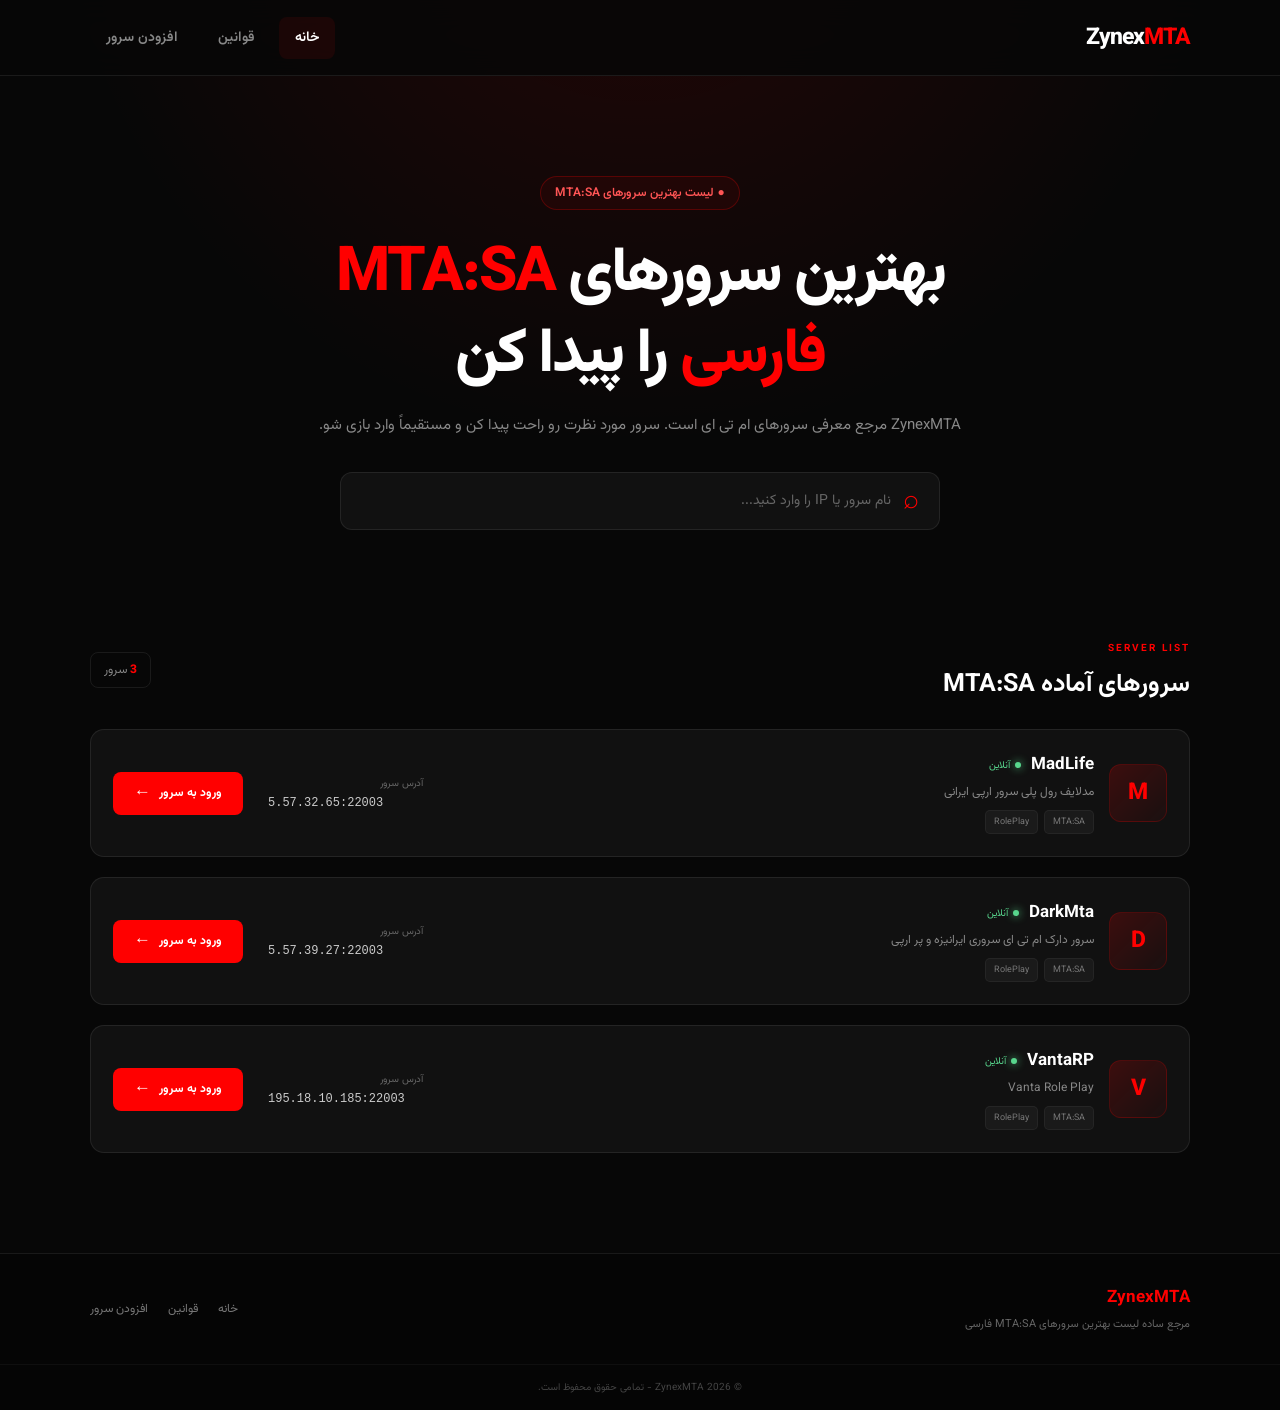
<file: index.html>
<!DOCTYPE html>
<html lang="fa" dir="rtl">
<head>
    <meta charset="UTF-8">
    <meta name="viewport" content="width=device-width, initial-scale=1.0">

    <!-- SEO: Title & Description -->
    <title>ZynexMTA | بهترین سرورهای MTA:SA فارسی - لیست سرورهای ام تی ای</title>
    <meta name="description" content="ZynexMTA مرجع معرفی و لیست بهترین سرورهای MTA:SA فارسی است. سرورهای ام تی ای آنلاین را ببین، قوانین را بخوان و مستقیم وارد بازی شو.">
    <meta name="keywords" content="سرور MTA, سرورهای MTA, بهترین سرور MTA, MTA:SA, Zynex MTA, زاینکس ام تی ای, سرور ام تی ای فارسی, MTA server">

    <!-- SEO: Canonical -->
    <link rel="canonical" href="https://zynexmta.github.io/">

    <!-- SEO: Robots -->
    <meta name="robots" content="index, follow">

    <!-- Open Graph -->
    <meta property="og:type" content="website">
    <meta property="og:title" content="ZynexMTA | بهترین سرورهای MTA:SA فارسی">
    <meta property="og:description" content="لیست بهترین سرورهای MTA:SA فارسی. مستقیم وارد بازی شو.">
    <meta property="og:url" content="https://zynexmta.github.io/">
    <meta property="og:image" content="https://zynexmta.github.io/og-image.jpg">
    <meta property="og:locale" content="fa_IR">
    <meta property="og:site_name" content="ZynexMTA">

    <!-- Twitter Card -->
    <meta name="twitter:card" content="summary_large_image">
    <meta name="twitter:title" content="ZynexMTA | بهترین سرورهای MTA:SA فارسی">
    <meta name="twitter:description" content="لیست بهترین سرورهای MTA:SA فارسی.">
    <meta name="twitter:image" content="https://zynexmta.github.io/og-image.jpg">

    <!-- Fonts -->
    <link rel="preconnect" href="https://fonts.googleapis.com">
    <link rel="preconnect" href="https://fonts.gstatic.com" crossorigin>
    <link href="https://fonts.googleapis.com/css2?family=Vazirmatn:wght@400;500;600;700;800&display=swap" rel="stylesheet">

    <link rel="stylesheet" href="style.css">

    <!-- JSON-LD: Structured Data -->
    <script type="application/ld+json">
    {
      "@context": "https://schema.org",
      "@type": "WebSite",
      "name": "ZynexMTA",
      "alternateName": "زاینکس ام تی ای",
      "url": "https://YOUR-USERNAME.github.io/",
      "description": "مرجع معرفی و لیست بهترین سرورهای MTA:SA فارسی",
      "inLanguage": "fa-IR",
      "potentialAction": {
        "@type": "SearchAction",
        "target": "https://YOUR-USERNAME.github.io/?q={search_term_string}",
        "query-input": "required name=search_term_string"
      }
    }
    </script>
</head>

<body>

<header class="header">
    <div class="container nav">

        <a href="index.html" class="logo" aria-label="ZynexMTA - صفحه اصلی">
            <span>Zynex</span>MTA
        </a>

        <nav class="menu" aria-label="منوی اصلی">
            <a href="index.html" class="active">خانه</a>
            <a href="rules.html">قوانین</a>
            <a href="add-server.html">افزودن سرور</a>
        </nav>

    </div>
</header>


<main>

    <!-- HERO -->

    <section class="hero">
        <div class="container">

            <div class="hero-badge">
                ● لیست بهترین سرورهای MTA:SA
            </div>

            <h1>
                بهترین سرورهای
                <span>MTA:SA فارسی</span>
                را پیدا کن
            </h1>

            <p>
                ZynexMTA مرجع معرفی سرورهای ام تی ای است. سرور مورد نظرت رو راحت پیدا کن و مستقیماً وارد بازی شو.
            </p>

            <div class="search-box">
                <span aria-hidden="true">⌕</span>
                <input
                    type="text"
                    placeholder="نام سرور یا IP را وارد کنید..."
                    aria-label="جستجوی سرور MTA"
                >
            </div>

        </div>
    </section>


    <!-- SERVERS -->

    <section class="servers-section">
        <div class="container">

            <div class="section-title">

                <div>
                    <span class="small-title">SERVER LIST</span>
                    <h2>سرورهای آماده MTA:SA</h2>
                </div>

                <div class="server-count">
                    <span>3</span>
                    سرور
                </div>

            </div>


            <div class="servers-list">

                <!-- SERVER 1 -->

                <article class="server-card" itemscope itemtype="https://schema.org/GameServer">

                    <div class="server-main">

                        <div class="server-icon" aria-hidden="true">
                            M
                        </div>

                        <div class="server-info">

                            <div class="server-name-row">

                                <h3 itemprop="name">MadLife</h3>

                                <span class="online">
                                    <i></i>
                                    آنلاین
                                </span>

                            </div>

                            <p itemprop="description">
                                مدلایف رول پلی سرور ارپی ایرانی
                            </p>

                            <div class="server-tags">
                                <span>MTA:SA</span>
                                <span>RolePlay</span>
                            </div>

                        </div>

                    </div>


                    <div class="server-ip">

                        <small>آدرس سرور</small>

                        <code itemprop="serverStatus">5.57.32.65:22003</code>

                    </div>


                    <a
                        href="mtasa://5.57.32.65:22003"
                        class="connect-btn"
                        aria-label="ورود به سرور MadLife"
                    >
                        ورود به سرور
                        <span aria-hidden="true">←</span>
                    </a>

                </article>

                <!-- SERVER 3 -->

                <article class="server-card" itemscope itemtype="https://schema.org/GameServer">

                    <div class="server-main">

                        <div class="server-icon" aria-hidden="true">
                            D
                        </div>

                        <div class="server-info">

                            <div class="server-name-row">

                                <h3 itemprop="name">DarkMta</h3>

                                <span class="online">
                                    <i></i>
                                    آنلاین
                                </span>

                            </div>

                            <p itemprop="description">
                              سرور دارک ام تی ای سروری ایرانیزه و پر ارپی
                            </p>

                            <div class="server-tags">
                                <span>MTA:SA</span>
                                <span>RolePlay</span>
                            </div>

                        </div>

                    </div>


                    <div class="server-ip">

                        <small>آدرس سرور</small>

                        <code itemprop="serverStatus">5.57.39.27:22003</code>

                    </div>


                    <a
                        href="mtasa://5.57.39.27:22003     "
                        class="connect-btn"
                        aria-label="ورود به سرور VantaRP"
                    >
                        ورود به سرور
                        <span aria-hidden="true">←</span>
                    </a>

                </article>

                                <!-- SERVER 2 -->

                <article class="server-card" itemscope itemtype="https://schema.org/GameServer">

                    <div class="server-main">

                        <div class="server-icon" aria-hidden="true">
                            V
                        </div>

                        <div class="server-info">

                            <div class="server-name-row">

                                <h3 itemprop="name">VantaRP</h3>

                                <span class="online">
                                    <i></i>
                                    آنلاین
                                </span>

                            </div>

                            <p itemprop="description">
                              Vanta Role Play
                            </p>

                            <div class="server-tags">
                                <span>MTA:SA</span>
                                <span>RolePlay</span>
                            </div>

                        </div>

                    </div>


                    <div class="server-ip">

                        <small>آدرس سرور</small>

                        <code itemprop="serverStatus">195.18.10.185:22003</code>

                    </div>


                    <a
                        href="mtasa://195.18.10.185:22003 "
                        class="connect-btn"
                        aria-label="ورود به سرور VantaRP"
                    >
                        ورود به سرور
                        <span aria-hidden="true">←</span>
                    </a>

                </article>




            </div>

        </div>
    </section>

</main>


<footer class="footer">

    <div class="container footer-content">

        <div>
            <strong>ZynexMTA</strong>
            <p>
                مرجع ساده لیست بهترین سرورهای MTA:SA فارسی
            </p>
        </div>

        <div class="footer-links">
            <a href="index.html">خانه</a>
            <a href="rules.html">قوانین</a>
            <a href="add-server.html">افزودن سرور</a>
        </div>

    </div>

    <div class="copyright">
        © 2026 ZynexMTA - تمامی حقوق محفوظ است.
    </div>

</footer>

<script src="main.js"></script>

</body>
</html>
</file>
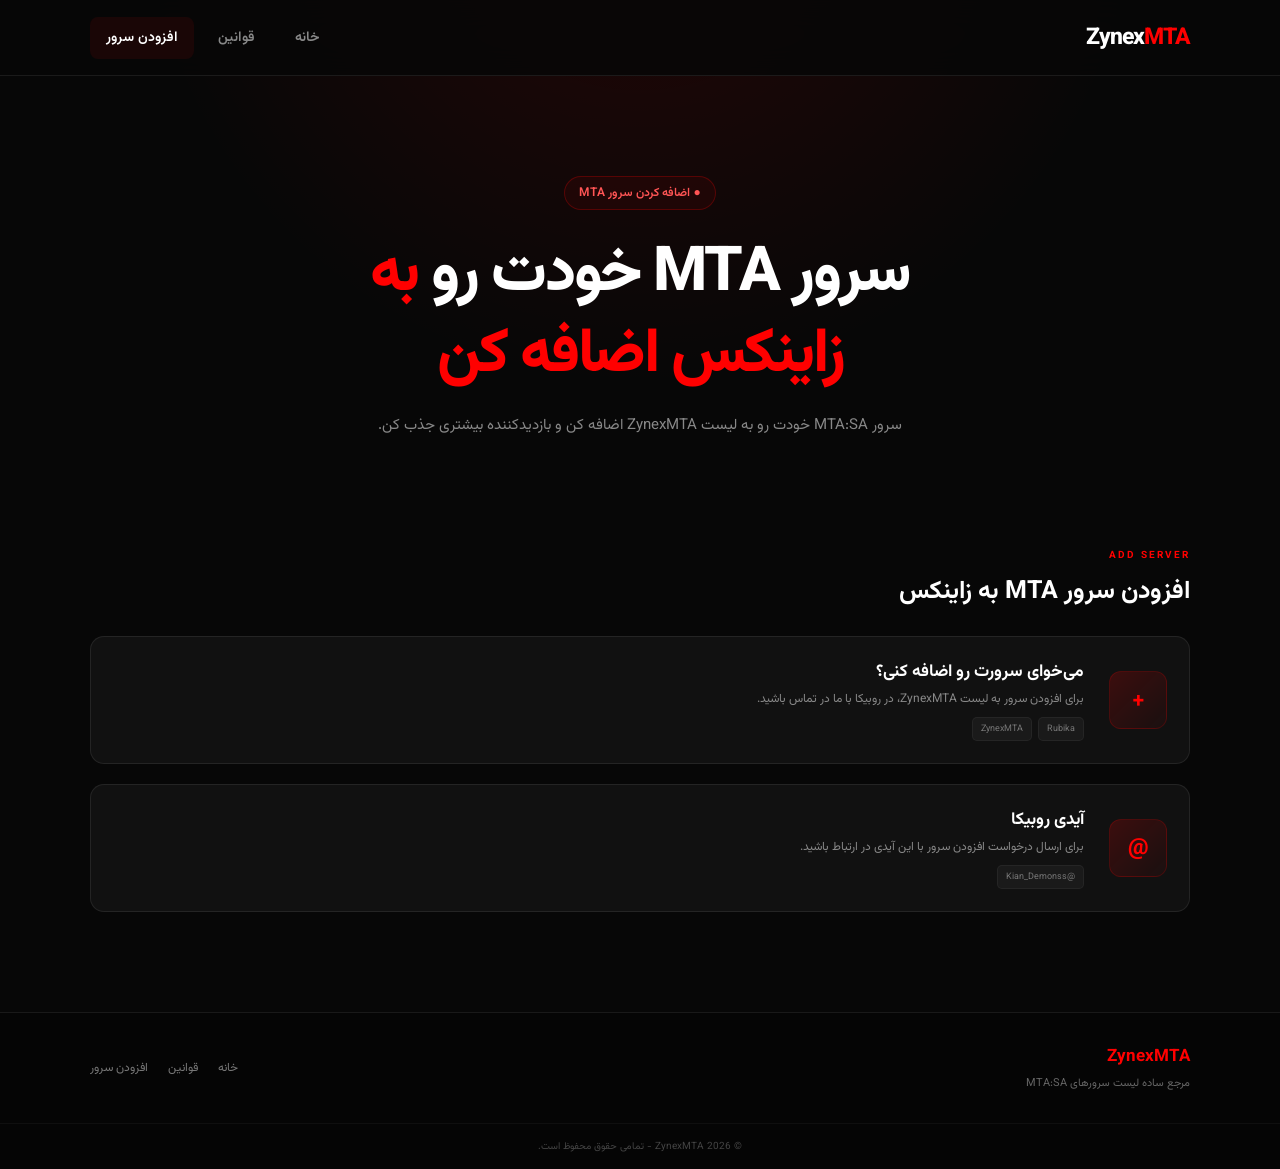
<file: add-server.html>
<!DOCTYPE html>
<html lang="fa" dir="rtl">
<head>
    <meta charset="UTF-8">
    <meta name="viewport" content="width=device-width, initial-scale=1.0">

    <!-- SEO -->
    <title>افزودن سرور MTA | ZynexMTA - ثبت سرور ام تی ای در زاینکس</title>
    <meta name="description" content="سرور MTA:SA خود را به لیست ZynexMTA اضافه کنید. برای ثبت سرور ام تی ای کافیست با آیدی روبیکای مدیریت در تماس باشید.">
    <meta name="keywords" content="افزودن سرور MTA, ثبت سرور MTA, Zynex MTA, زاینکس ام تی ای, اضافه کردن سرور ام تی ای">

    <link rel="canonical" href="https://zynexmta.github.io/add-server.html">
    <meta name="robots" content="index, follow">

    <!-- Open Graph -->
    <meta property="og:type" content="website">
    <meta property="og:title" content="افزودن سرور MTA | ZynexMTA">
    <meta property="og:description" content="سرور MTA:SA خود را به لیست ZynexMTA اضافه کنید.">
    <meta property="og:url" content="https://zynexmta.github.io/add-server.html">
    <meta property="og:image" content="https://zynexmta.github.io/og-image.jpg">
    <meta property="og:locale" content="fa_IR">
    <meta property="og:site_name" content="ZynexMTA">

    <!-- Twitter -->
    <meta name="twitter:card" content="summary_large_image">
    <meta name="twitter:title" content="افزودن سرور MTA | ZynexMTA">
    <meta name="twitter:description" content="سرور MTA:SA خود را به لیست ZynexMTA اضافه کنید.">

    <link rel="preconnect" href="https://fonts.googleapis.com">
    <link rel="preconnect" href="https://fonts.gstatic.com" crossorigin>
    <link href="https://fonts.googleapis.com/css2?family=Vazirmatn:wght@400;500;600;700;800&display=swap" rel="stylesheet">

    <link rel="stylesheet" href="style.css">

    <!-- JSON-LD -->
    <script type="application/ld+json">
    {
      "@context": "https://schema.org",
      "@type": "WebPage",
      "name": "افزودن سرور MTA به ZynexMTA",
      "url": "https://zynexmta.github.io/add-server.html",
      "description": "ثبت و افزودن سرور MTA:SA به لیست ZynexMTA",
      "inLanguage": "fa-IR",
      "isPartOf": {
        "@type": "WebSite",
        "name": "ZynexMTA",
        "url": "https://zynexmta.github.io/"
      }
    }
    </script>
</head>

<body>

<header class="header">
    <div class="container nav">

        <a href="index.html" class="logo" aria-label="ZynexMTA - صفحه اصلی">
            <span>Zynex</span>MTA
        </a>

        <nav class="menu" aria-label="منوی اصلی">
            <a href="index.html">خانه</a>
            <a href="rules.html">قوانین</a>
            <a href="add-server.html" class="active">افزودن سرور</a>
        </nav>

    </div>
</header>


<main>

    <section class="hero">
        <div class="container">

            <div class="hero-badge">
                ● اضافه کردن سرور MTA
            </div>

            <h1>
                سرور MTA خودت رو
                <span>به زاینکس اضافه کن</span>
            </h1>

            <p>
                سرور MTA:SA خودت رو به لیست ZynexMTA اضافه کن و بازدیدکننده بیشتری جذب کن.
            </p>

        </div>
    </section>


    <section class="servers-section">
        <div class="container">

            <div class="section-title">
                <div>
                    <span class="small-title">ADD SERVER</span>
                    <h2>افزودن سرور MTA به زاینکس</h2>
                </div>
            </div>


            <div class="servers-list">

                <article class="server-card">
                    <div class="server-icon" aria-hidden="true">+</div>
                    <div class="server-info">
                        <div class="server-name-row">
                            <h3>می‌خوای سرورت رو اضافه کنی؟</h3>
                        </div>
                        <p>
                            برای افزودن سرور به لیست ZynexMTA،
                            در روبیکا با ما در تماس باشید.
                        </p>
                        <div class="server-tags">
                            <span>Rubika</span>
                            <span>ZynexMTA</span>
                        </div>
                    </div>
                </article>


                <article class="server-card">
                    <div class="server-icon" aria-hidden="true">@</div>
                    <div class="server-info">
                        <div class="server-name-row">
                            <h3>آیدی روبیکا</h3>
                        </div>
                        <p>
                            برای ارسال درخواست افزودن سرور با این آیدی
                            در ارتباط باشید.
                        </p>
                        <div class="server-tags">
                            <span>@Kian_Demonss</span>
                        </div>
                    </div>
                </article>

            </div>

        </div>
    </section>

</main>


<footer class="footer">

    <div class="container footer-content">

        <div>
            <strong>ZynexMTA</strong>
            <p>
                مرجع ساده لیست سرورهای MTA:SA
            </p>
        </div>

        <div class="footer-links">
            <a href="index.html">خانه</a>
            <a href="rules.html">قوانین</a>
            <a href="add-server.html">افزودن سرور</a>
        </div>

    </div>

    <div class="copyright">
        © 2026 ZynexMTA - تمامی حقوق محفوظ است.
    </div>

</footer>

<script src="main.js"></script>

</body>
</html>
</file>
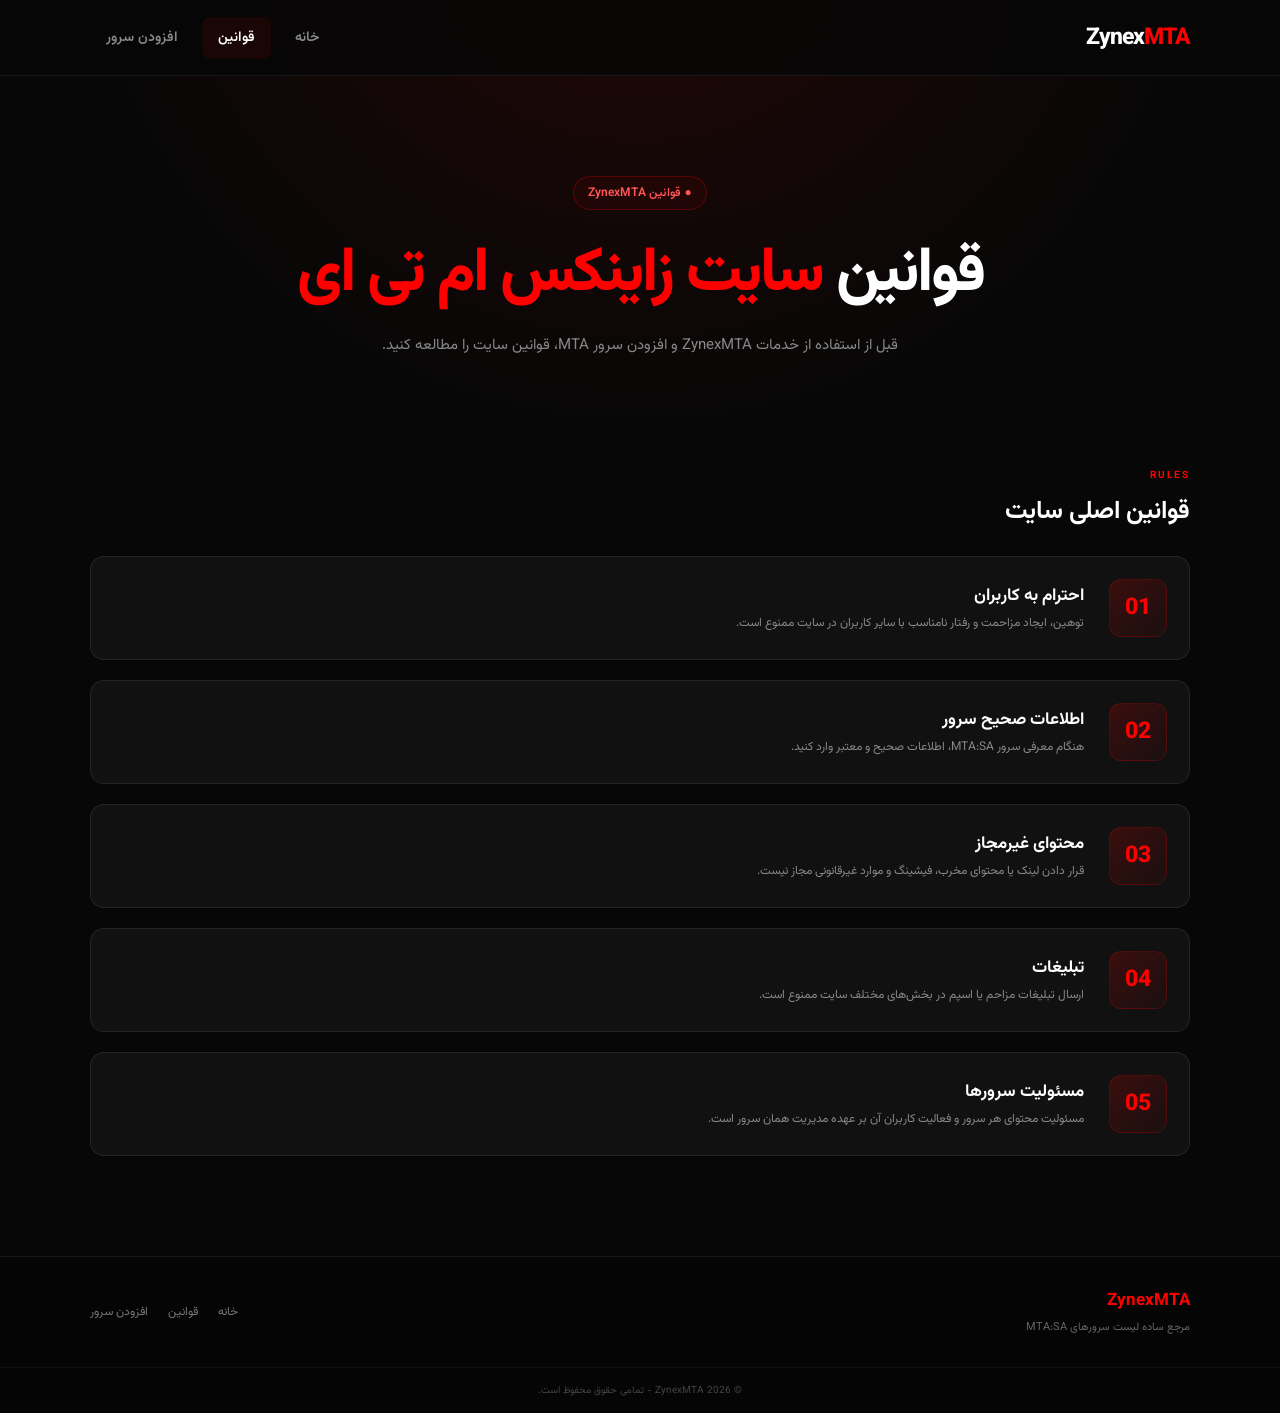
<file: rules.html>
<!DOCTYPE html>
<html lang="fa" dir="rtl">
<head>
    <meta charset="UTF-8">
    <meta name="viewport" content="width=device-width, initial-scale=1.0">

    <!-- SEO -->
    <title>قوانین سرورهای MTA | ZynexMTA - قوانین سایت زاینکس ام تی ای</title>
    <meta name="description" content="قوانین استفاده از سایت ZynexMTA و لیست سرورهای MTA:SA. قبل از افزودن سرور یا استفاده از خدمات، قوانین زاینکس ام تی ای را مطالعه کنید.">
    <meta name="keywords" content="قوانین MTA, قوانین سرور MTA, Zynex MTA, زاینکس ام تی ای, قوانین سایت MTA">

    <link rel="canonical" href="https://zynexmta.github.io/rules.html">
    <meta name="robots" content="index, follow">

    <!-- Open Graph -->
    <meta property="og:type" content="article">
    <meta property="og:title" content="قوانین سرورهای MTA | ZynexMTA">
    <meta property="og:description" content="قوانین استفاده از سایت ZynexMTA و لیست سرورهای MTA:SA.">
    <meta property="og:url" content="https://zynexmta.github.io/rules.html">
    <meta property="og:image" content="https://zynexmta.github.io/og-image.jpg">
    <meta property="og:locale" content="fa_IR">
    <meta property="og:site_name" content="ZynexMTA">

    <!-- Twitter -->
    <meta name="twitter:card" content="summary_large_image">
    <meta name="twitter:title" content="قوانین سرورهای MTA | ZynexMTA">
    <meta name="twitter:description" content="قوانین استفاده از سایت ZynexMTA.">

    <link rel="preconnect" href="https://fonts.googleapis.com">
    <link rel="preconnect" href="https://fonts.gstatic.com" crossorigin>
    <link href="https://fonts.googleapis.com/css2?family=Vazirmatn:wght@400;500;600;700;800&display=swap" rel="stylesheet">

    <link rel="stylesheet" href="style.css">

    <!-- JSON-LD -->
    <script type="application/ld+json">
    {
      "@context": "https://schema.org",
      "@type": "WebPage",
      "name": "قوانین ZynexMTA",
      "url": "https://zynexmta.github.io/rules.html",
      "description": "قوانین استفاده از سایت ZynexMTA و لیست سرورهای MTA:SA",
      "inLanguage": "fa-IR",
      "isPartOf": {
        "@type": "WebSite",
        "name": "ZynexMTA",
        "url": "https://zynexmta.github.io/"
      }
    }
    </script>
</head>

<body>

<header class="header">
    <div class="container nav">

        <a href="index.html" class="logo" aria-label="ZynexMTA - صفحه اصلی">
            <span>Zynex</span>MTA
        </a>

        <nav class="menu" aria-label="منوی اصلی">
            <a href="index.html">خانه</a>
            <a href="rules.html" class="active">قوانین</a>
            <a href="add-server.html">افزودن سرور</a>
        </nav>

    </div>
</header>


<main>

    <section class="hero">
        <div class="container">

            <div class="hero-badge">
                ● قوانین ZynexMTA
            </div>

            <h1>
                قوانین
                <span>سایت زاینکس ام تی ای</span>
            </h1>

            <p>
                قبل از استفاده از خدمات ZynexMTA و افزودن سرور MTA، قوانین سایت را مطالعه کنید.
            </p>

        </div>
    </section>


    <section class="servers-section">
        <div class="container">

            <div class="section-title">
                <div>
                    <span class="small-title">RULES</span>
                    <h2>قوانین اصلی سایت</h2>
                </div>
            </div>


            <div class="servers-list">

                <article class="server-card">
                    <div class="server-icon" aria-hidden="true">01</div>
                    <div class="server-info">
                        <div class="server-name-row">
                            <h3>احترام به کاربران</h3>
                        </div>
                        <p>
                            توهین، ایجاد مزاحمت و رفتار نامناسب با سایر کاربران
                            در سایت ممنوع است.
                        </p>
                    </div>
                </article>


                <article class="server-card">
                    <div class="server-icon" aria-hidden="true">02</div>
                    <div class="server-info">
                        <div class="server-name-row">
                            <h3>اطلاعات صحیح سرور</h3>
                        </div>
                        <p>
                            هنگام معرفی سرور MTA:SA، اطلاعات صحیح و معتبر وارد کنید.
                        </p>
                    </div>
                </article>


                <article class="server-card">
                    <div class="server-icon" aria-hidden="true">03</div>
                    <div class="server-info">
                        <div class="server-name-row">
                            <h3>محتوای غیرمجاز</h3>
                        </div>
                        <p>
                            قرار دادن لینک یا محتوای مخرب، فیشینگ و موارد
                            غیرقانونی مجاز نیست.
                        </p>
                    </div>
                </article>


                <article class="server-card">
                    <div class="server-icon" aria-hidden="true">04</div>
                    <div class="server-info">
                        <div class="server-name-row">
                            <h3>تبلیغات</h3>
                        </div>
                        <p>
                            ارسال تبلیغات مزاحم یا اسپم در بخش‌های مختلف سایت
                            ممنوع است.
                        </p>
                    </div>
                </article>


                <article class="server-card">
                    <div class="server-icon" aria-hidden="true">05</div>
                    <div class="server-info">
                        <div class="server-name-row">
                            <h3>مسئولیت سرورها</h3>
                        </div>
                        <p>
                            مسئولیت محتوای هر سرور و فعالیت کاربران آن بر عهده
                            مدیریت همان سرور است.
                        </p>
                    </div>
                </article>

            </div>

        </div>
    </section>

</main>


<footer class="footer">

    <div class="container footer-content">

        <div>
            <strong>ZynexMTA</strong>
            <p>
                مرجع ساده لیست سرورهای MTA:SA
            </p>
        </div>

        <div class="footer-links">
            <a href="index.html">خانه</a>
            <a href="rules.html">قوانین</a>
            <a href="add-server.html">افزودن سرور</a>
        </div>

    </div>

    <div class="copyright">
        © 2026 ZynexMTA - تمامی حقوق محفوظ است.
    </div>

</footer>

<script src="main.js"></script>

</body>
</html>
</file>
<file: style.css>
* {
    margin: 0;
    padding: 0;
    box-sizing: border-box;
}

:root {
    --bg: #070707;
    --bg-soft: #0d0d0d;
    --card: #111111;
    --card-hover: #151515;

    --red: #ff0000;
    --red-dark: #b80000;

    --white: #ffffff;
    --text: #eeeeee;
    --muted: #888888;

    --border: rgba(255, 255, 255, 0.08);
}

html {
    scroll-behavior: smooth;
}

body {
    min-height: 100vh;

    background:
        radial-gradient(
            circle at 50% -10%,
            rgba(255, 0, 0, 0.12),
            transparent 35%
        ),
        var(--bg);

    color: var(--text);

    font-family: "Vazirmatn", sans-serif;

    direction: rtl;
}

a {
    color: inherit;
    text-decoration: none;
}

button,
input {
    font-family: inherit;
}

.container {
    width: min(1100px, calc(100% - 40px));
    margin: 0 auto;
}


/* =========================
   HEADER
========================= */

.header {
    position: sticky;
    top: 0;
    z-index: 1000;

    background: rgba(7, 7, 7, 0.88);

    backdrop-filter: blur(15px);

    border-bottom: 1px solid var(--border);
}

.nav {
    min-height: 75px;

    display: flex;
    align-items: center;
    justify-content: space-between;
}

.logo {
    font-size: 23px;
    font-weight: 800;

    letter-spacing: -1px;
}

.logo span {
    color: var(--white);
}

.logo {
    color: var(--red);
}

.menu {
    display: flex;
    align-items: center;
    gap: 8px;
}

.menu a {
    padding: 10px 16px;

    color: var(--muted);

    font-size: 14px;
    font-weight: 600;

    border-radius: 8px;

    transition: 0.2s ease;
}

.menu a:hover,
.menu a.active {
    color: var(--white);
    background: rgba(255, 0, 0, 0.08);
}


/* =========================
   HERO
========================= */

.hero {
    padding: 100px 0 70px;

    text-align: center;
}

.hero-badge {
    display: inline-flex;

    padding: 7px 14px;

    border: 1px solid rgba(255, 0, 0, 0.25);

    background: rgba(255, 0, 0, 0.06);

    border-radius: 50px;

    color: #ff5555;

    font-size: 12px;
    font-weight: 600;

    margin-bottom: 25px;
}

.hero h1 {
    max-width: 700px;

    margin: auto;

    color: var(--white);

    font-size: clamp(36px, 6vw, 62px);

    line-height: 1.3;

    font-weight: 800;

    letter-spacing: -2px;
}

.hero h1 span {
    color: var(--red);
}

.hero p {
    margin-top: 18px;

    color: var(--muted);

    font-size: 15px;
}


/* =========================
   SEARCH
========================= */

.search-box {
    width: min(600px, 100%);

    height: 58px;

    margin: 35px auto 0;

    display: flex;
    align-items: center;

    padding: 0 20px;

    background: var(--card);

    border: 1px solid var(--border);

    border-radius: 12px;

    transition: 0.2s ease;
}

.search-box:focus-within {
    border-color: rgba(255, 0, 0, 0.5);

    box-shadow:
        0 0 0 3px rgba(255, 0, 0, 0.06);
}

.search-box span {
    color: var(--red);

    font-size: 27px;

    margin-left: 12px;
}

.search-box input {
    width: 100%;

    border: 0;
    outline: 0;

    background: transparent;

    color: var(--white);

    font-size: 14px;
}

.search-box input::placeholder {
    color: #666;
}


/* =========================
   SERVERS
========================= */

.servers-section {
    padding: 35px 0 100px;
}

.section-title {
    display: flex;
    align-items: center;
    justify-content: space-between;

    margin-bottom: 25px;
}

.small-title {
    color: var(--red);

    font-size: 10px;

    font-weight: 700;

    letter-spacing: 2px;
}

.section-title h2 {
    margin-top: 5px;

    color: var(--white);

    font-size: 25px;
}

.server-count {
    padding: 8px 13px;

    border: 1px solid var(--border);

    border-radius: 8px;

    color: var(--muted);

    font-size: 12px;
}

.server-count span {
    color: var(--red);

    font-weight: 800;
}


/* =========================
   SERVER LIST
========================= */

.servers-list {
    width: 100%;

    display: flex;
    flex-direction: column;

    gap: 20px;
}


/* =========================
   SERVER CARD
========================= */

.server-card {
    width: 100%;

    display: flex;
    align-items: center;

    gap: 25px;

    padding: 22px;

    background: var(--card);

    border: 1px solid var(--border);

    border-radius: 14px;

    transition:
        transform 0.2s ease,
        border-color 0.2s ease,
        background 0.2s ease;
}

.server-card:hover {
    transform: translateY(-2px);

    background: var(--card-hover);

    border-color: rgba(255, 0, 0, 0.3);
}


/* SERVER MAIN */

.server-main {
    min-width: 0;

    flex: 1;

    display: flex;
    align-items: center;

    gap: 15px;
}

.server-icon {
    width: 58px;
    height: 58px;

    flex-shrink: 0;

    display: flex;
    align-items: center;
    justify-content: center;

    border-radius: 12px;

    background:
        linear-gradient(
            135deg,
            rgba(255, 0, 0, 0.18),
            rgba(255, 0, 0, 0.04)
        );

    border: 1px solid rgba(255, 0, 0, 0.18);

    color: var(--red);

    font-size: 23px;
    font-weight: 800;
}

.server-info {
    min-width: 0;
}

.server-name-row {
    display: flex;
    align-items: center;

    gap: 10px;
}

.server-name-row h3 {
    color: var(--white);

    font-size: 17px;
}

.online {
    display: inline-flex;
    align-items: center;

    gap: 5px;

    color: #58d68d;

    font-size: 10px;
}

.online i {
    width: 6px;
    height: 6px;

    border-radius: 50%;

    background: #58d68d;

    box-shadow: 0 0 8px #58d68d;
}

.server-info p {
    margin-top: 5px;

    color: var(--muted);

    font-size: 12px;
}

.server-tags {
    display: flex;

    gap: 6px;

    margin-top: 9px;
}

.server-tags span {
    padding: 4px 8px;

    background: rgba(255, 255, 255, 0.04);

    border: 1px solid rgba(255, 255, 255, 0.05);

    border-radius: 5px;

    color: #777;

    font-size: 9px;
}


/* IP */

.server-ip {
    min-width: 155px;

    display: flex;
    flex-direction: column;

    gap: 5px;
}

.server-ip small {
    color: #666;

    font-size: 10px;
}

.server-ip code {
    direction: ltr;

    color: #ccc;

    font-family: monospace;

    font-size: 12px;
}


/* CONNECT */

.connect-btn {
    min-width: 130px;

    height: 43px;

    display: flex;
    align-items: center;
    justify-content: center;

    gap: 8px;

    border-radius: 8px;

    background: var(--red);

    color: white;

    font-size: 12px;

    font-weight: 700;

    transition: 0.2s ease;
}

.connect-btn:hover {
    background: #e00000;

    box-shadow:
        0 5px 20px rgba(255, 0, 0, 0.2);
}

.connect-btn span {
    font-size: 17px;
}


/* =========================
   FOOTER
========================= */

.footer {
    border-top: 1px solid var(--border);

    background: #050505;
}

.footer-content {
    min-height: 110px;

    display: flex;
    align-items: center;
    justify-content: space-between;
}

.footer strong {
    color: var(--red);

    font-size: 17px;
}

.footer p {
    margin-top: 5px;

    color: #666;

    font-size: 11px;
}

.footer-links {
    display: flex;

    gap: 20px;
}

.footer-links a {
    color: #777;

    font-size: 12px;

    transition: 0.2s;
}

.footer-links a:hover {
    color: var(--red);
}

.copyright {
    padding: 15px;

    border-top: 1px solid rgba(255, 255, 255, 0.04);

    color: #444;

    text-align: center;

    font-size: 10px;
}


/* =========================
   MOBILE
========================= */

@media (max-width: 750px) {

    .container {
        width: min(100% - 25px, 600px);
    }

    .nav {
        min-height: 65px;

        flex-direction: column;

        justify-content: center;

        gap: 8px;

        padding: 10px 0;
    }

    .menu {
        width: 100%;

        justify-content: center;
    }

    .menu a {
        padding: 7px 10px;

        font-size: 11px;
    }

    .hero {
        padding: 65px 0 45px;
    }

    .hero h1 {
        font-size: 36px;

        letter-spacing: -1px;
    }

    .hero p {
        font-size: 12px;
    }

    .search-box {
        height: 52px;
    }

    .section-title h2 {
        font-size: 21px;
    }

    .server-card {
        flex-direction: column;

        align-items: stretch;

        gap: 18px;

        padding: 18px;
    }

    .server-main {
        width: 100%;
    }

    .server-ip {
        width: 100%;
    }

    .connect-btn {
        width: 100%;
    }

    .footer-content {
        padding: 25px 0;

        flex-direction: column;

        gap: 20px;

        text-align: center;
    }

    .footer-links {
        gap: 15px;
    }
}
</file>
